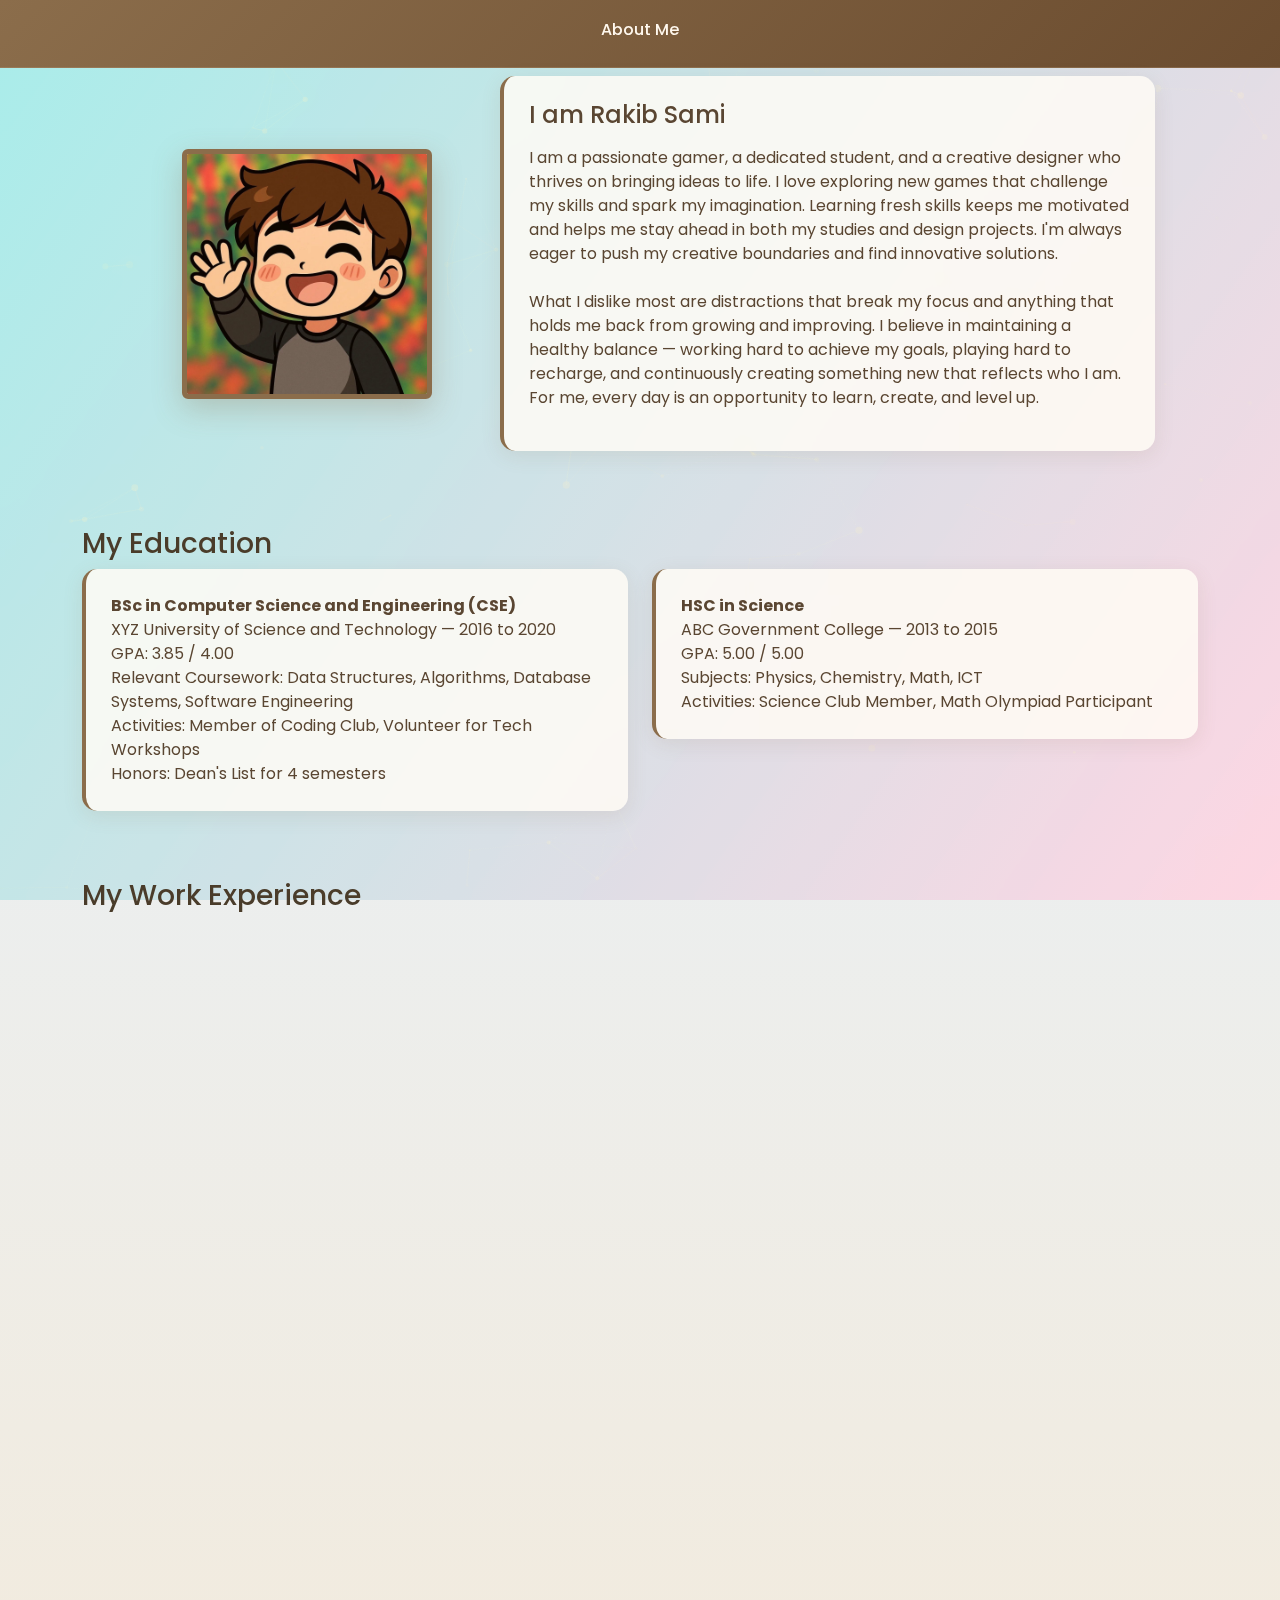
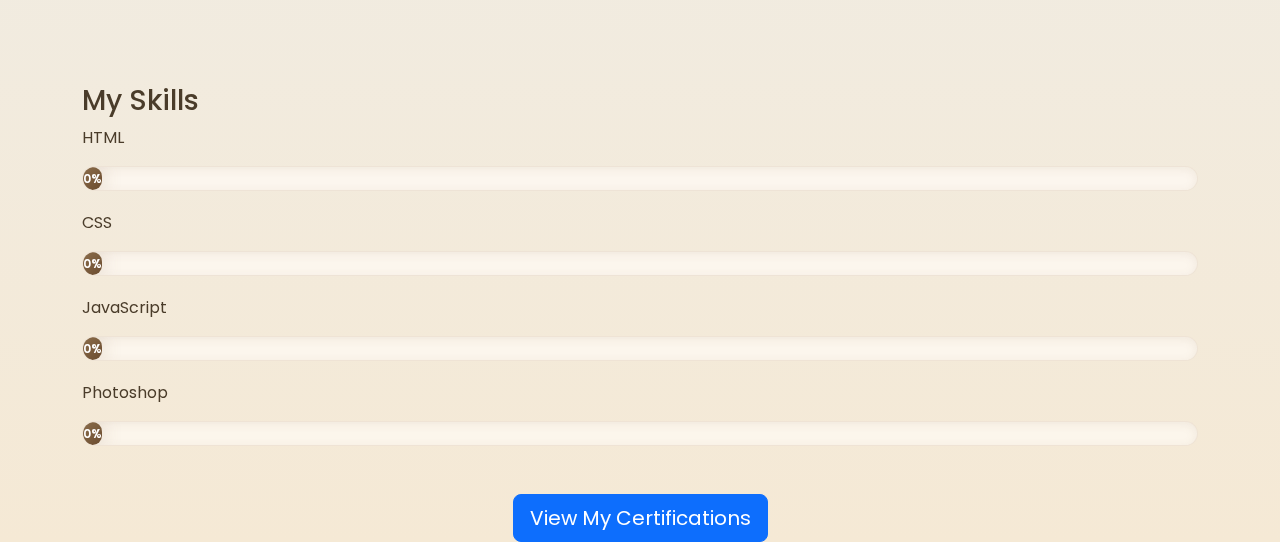
<file: about.html>
<!DOCTYPE html>
<html lang="en">
<head>
  <meta charset="UTF-8" />
  <meta name="viewport" content="width=device-width, initial-scale=1" />
  <title> About Me - Rakib Sami </title>

  <!-- Bootstrap CSS -->
  <link href="https://cdn.jsdelivr.net/npm/bootstrap@5.3.0/dist/css/bootstrap.min.css" rel="stylesheet" />

  <!-- FontAwesome -->
  <link href="https://cdnjs.cloudflare.com/ajax/libs/font-awesome/6.4.0/css/all.min.css" rel="stylesheet" />

  <!-- Google Fonts -->
  <link href="https://fonts.googleapis.com/css2?family=Poppins:wght@300;400;500;600;700&display=swap" rel="stylesheet">

  <!-- Custom CSS -->
  <link rel="stylesheet" href="style.css" />

</head>
<body>

<!-- Animated Background Canvas -->
<canvas id="bgCanvas"></canvas>

<!-- Blur Overlay -->
<div class="blur-overlay"></div>



<!-- Header -->
<div class="box-head container-fluid">
  <h6>About Me</h6>
</div>

<!-- About Section -->
<section class="container mb-5">
  <div class="row justify-content-center align-items-center g-4 p-2">
    <div class="col-md-4 text-center">
      <img src="sami.jpg" alt="Rakib Sami" class="sami-image img-fluid rounded" />
    </div>
    <div class="col-md-7 sami1234">
      <h4 class="mb-3">I am Rakib Sami</h4>
      <p>
        I am a passionate gamer, a dedicated student, and a creative designer who thrives on bringing ideas to life. I love exploring new games that challenge my skills and spark my imagination. Learning fresh skills keeps me motivated and helps me stay ahead in both my studies and design projects. I'm always eager to push my creative boundaries and find innovative solutions.
        <br /><br />
        What I dislike most are distractions that break my focus and anything that holds me back from growing and improving. I believe in maintaining a healthy balance — working hard to achieve my goals, playing hard to recharge, and continuously creating something new that reflects who I am. For me, every day is an opportunity to learn, create, and level up.
      </p>
    </div>
  </div>
</section>


<!-- Education Section -->
<section class="container mb-5">
  <h3>My Education</h3>
  <div class="row">
    <div class="col-md-6">
      <div class="sami1234">
        <b>BSc in Computer Science and Engineering (CSE)</b><br />
        XYZ University of Science and Technology — 2016 to 2020<br />
        GPA: 3.85 / 4.00<br />
        Relevant Coursework: Data Structures, Algorithms, Database Systems, Software Engineering<br />
        Activities: Member of Coding Club, Volunteer for Tech Workshops<br />
        Honors: Dean's List for 4 semesters
      </div>
    </div>
    <div class="col-md-6">
      <div class="sami1234">
        <b>HSC in Science</b><br />
        ABC Government College — 2013 to 2015<br />
        GPA: 5.00 / 5.00<br />
        Subjects: Physics, Chemistry, Math, ICT<br />
        Activities: Science Club Member, Math Olympiad Participant
      </div>
    </div>
  </div>
</section>

<!-- Work Experience Section -->
<section class="container mb-5">
  <h3>My Work Experience</h3>
  <div class="row">
    <div class="col-md-6">
      <div class="sami1234">
        <b>Junior Web Developer</b><br />
        TechVerse Solutions<br />
        Jan 2022 – Present<br />
        <ul>
          <li>Built and maintained responsive websites using HTML, CSS, Bootstrap, and JavaScript.</li>
          <li>Integrated REST APIs and worked with backend teams to ensure seamless data flow.</li>
          <li>Collaborated with designers and QA for agile delivery of projects.</li>
          <li>Used Git for version control and participated in code reviews.</li>
        </ul>
      </div>
    </div>
    <div class="col-md-6">
      <div class="sami1234">
        <b>UI/UX Designer (Intern)</b><br />
        PixelLab Design Studio<br />
        Jun 2021 – Dec 2021<br />
        <ul>
          <li>Created wireframes, prototypes, and UI mockups for client projects using Figma.</li>
          <li>Worked with developers to implement pixel-perfect designs.</li>
          <li>Redesigned existing user interfaces to improve usability and aesthetics.</li>
          <li>Participated in client meetings and gave design presentations.</li>
        </ul>
      </div>
    </div>
    <div class="col-md-6 mt-3">
      <div class="sami1234">
        <b>Freelance Graphic Designer</b><br />
        Self-Employed (Online Platforms)<br />
        2020 – 2022<br />
        <ul>
          <li>Designed logos, social media posts, and promotional materials for 50+ clients.</li>
          <li>Worked on platforms like Fiverr and Upwork with 4.9★ average rating.</li>
          <li>Used Adobe Photoshop, Illustrator, and Canva for creative work.</li>
          <li>Delivered projects under tight deadlines with consistent quality.</li>
        </ul>
      </div>
    </div>
  </div>
</section>

<!-- Skills Section -->
<section class="container mb-5">
  <h3>My Skills</h3>

  <p>HTML</p>
  <div class="progress">
    <div class="progress-bar bg-success" data-target="95">0%</div>
  </div>

  <p>CSS</p>
  <div class="progress">
    <div class="progress-bar bg-info" data-target="85">0%</div>
  </div>

  <p>JavaScript</p>
  <div class="progress">
    <div class="progress-bar bg-warning" data-target="70">0%</div>
  </div>

  <p>Photoshop</p>
  <div class="progress">
    <div class="progress-bar bg-danger" data-target="80">0%</div>
  </div>
</section>

<!-- Button trigger modal -->
<div class="text-center">
  <button
    type="button"
    class="btn btn-primary btn-lg"
    data-bs-toggle="modal"
    data-bs-target="#certificationsModal"
  >
    View My Certifications
  </button>
</div>

<!-- Modal -->
<div
  class="modal fade"
  id="certificationsModal"
  tabindex="-1"
  aria-labelledby="certificationsModalLabel"
  aria-hidden="true"
>
  <div class="modal-dialog modal-dialog-centered">
    <div class="modal-content">
      <div class="modal-header">
        <h5 class="modal-title" id="certificationsModalLabel">My Certifications</h5>
        <button
          type="button"
          class="btn-close"
          data-bs-dismiss="modal"
          aria-label="Close"
        ></button>
      </div>
      <div class="modal-body p-4 ">
        <b>About My Certifications</b> <br /><br />
        I have earned several professional certifications that validate my
        skills and commitment to continuous learning. These include
        industry-recognized certificates in web development, graphic design,
        and programming. Each certification represents my dedication to
        mastering new tools and technologies, enhancing my expertise, and
        staying updated with the latest trends. These credentials empower me
        to deliver high-quality work and contribute effectively to any
        project I take on.
      </div>
      <div class="modal-footer">
        <button
          type="button"
          class="btn btn-primary"
          data-bs-dismiss="modal"
        >
          Close
        </button>
      </div>
    </div>
  </div>
</div>


<!-- Bootstrap JS and Custom Script -->
<script src="https://cdn.jsdelivr.net/npm/bootstrap@5.3.0/dist/js/bootstrap.bundle.min.js"></script>
<script src="script.js"></script>

</body>
</html>
</file>
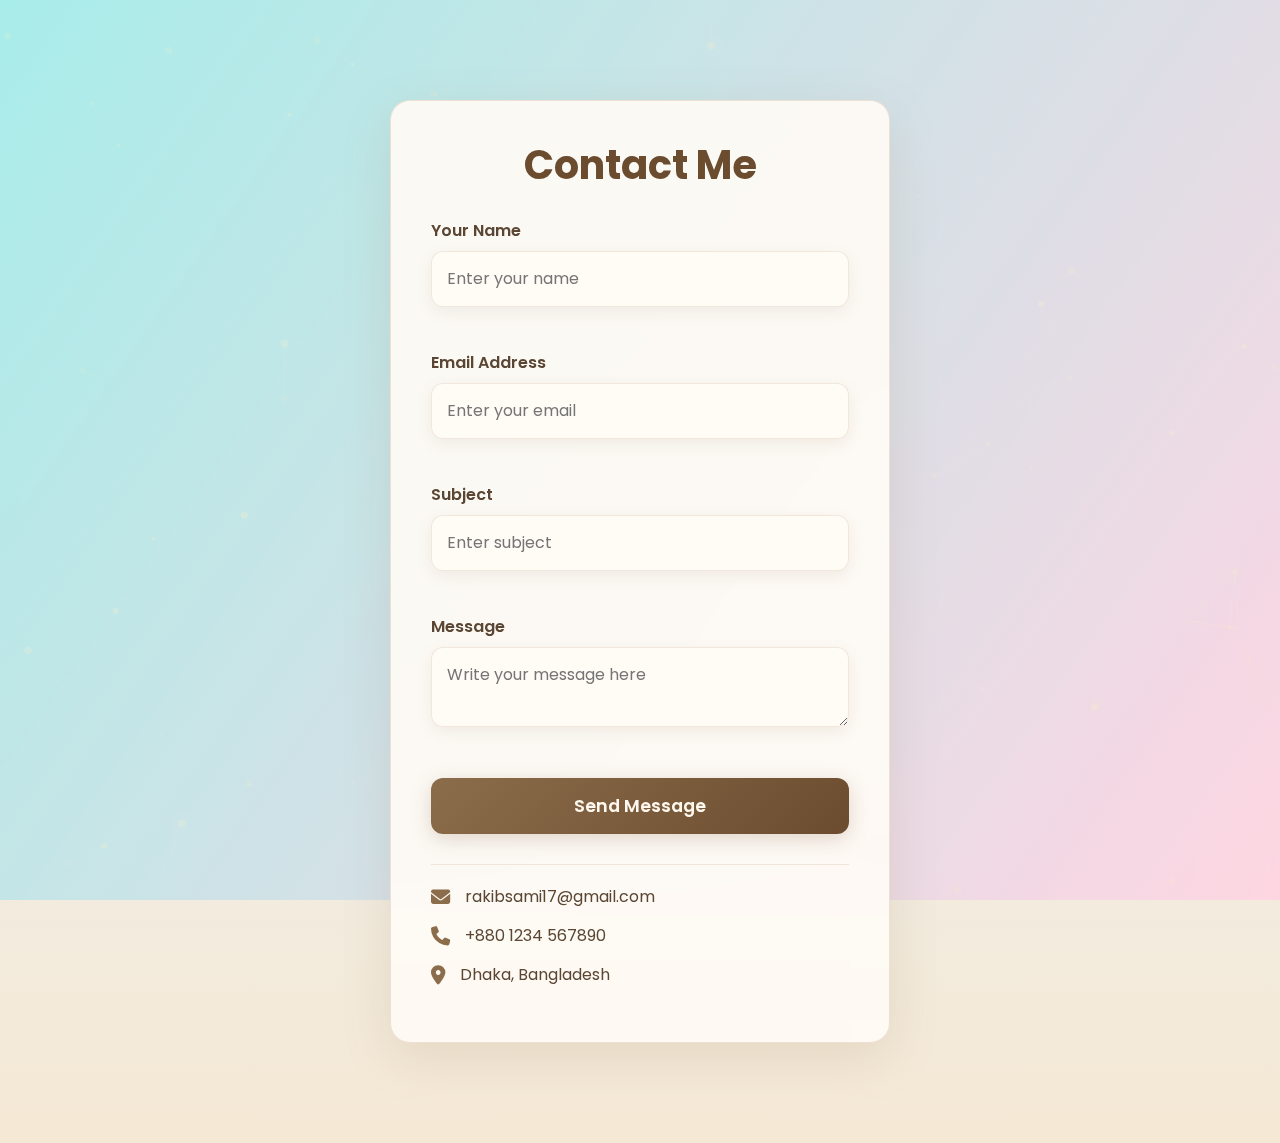
<file: contact.html>
<!DOCTYPE html>
<html lang="en">
<head>
  <meta charset="UTF-8" />
  <meta name="viewport" content="width=device-width, initial-scale=1" />
  <title> Contact Me </title>

  <!-- Bootstrap CSS -->
  <link href="https://cdn.jsdelivr.net/npm/bootstrap@5.3.0/dist/css/bootstrap.min.css" rel="stylesheet" />

  <!-- FontAwesome -->
  <link href="https://cdnjs.cloudflare.com/ajax/libs/font-awesome/6.4.0/css/all.min.css" rel="stylesheet" />

  <!-- Google Fonts -->
  <link href="https://fonts.googleapis.com/css2?family=Poppins:wght@300;400;500;600;700&display=swap" rel="stylesheet">

  <!-- Custom CSS -->
  <link rel="stylesheet" href="style.css" />

</head>
<body>

<!-- Animated Background Canvas -->
<canvas id="bgCanvas"></canvas>

<!-- Blur Overlay -->
<div class="blur-overlay"></div>

<!-- Top Bar -->


<!-- Contact Container -->
<div class="contact-container">
  <h2>Contact Me</h2>
  <form id="contactForm">
    <div class="mb-4">
      <label for="name">Your Name</label>
      <input id="name" type="text" placeholder="Enter your name" required />
    </div>
    <div class="mb-4">
      <label for="email">Email Address</label>
      <input id="email" type="email" placeholder="Enter your email" required />
    </div>
    <div class="mb-4">
      <label for="subject">Subject</label>
      <input id="subject" type="text" placeholder="Enter subject" required />
    </div>
    <div class="mb-4">
      <label for="message">Message</label>
      <textarea id="message" placeholder="Write your message here" required></textarea>
    </div>
    <button type="submit">Send Message</button>
  </form>
  
  <!-- Contact Info -->
  <div class="contact-info">
    <div class="info-item">
      <i class="fa-solid fa-envelope"></i>
      <span>rakibsami17@gmail.com</span>
    </div>
    <div class="info-item">
      <i class="fa-solid fa-phone"></i>
      <span>+880 1234 567890</span>
    </div>
    <div class="info-item">
      <i class="fa-solid fa-location-dot"></i>
      <span>Dhaka, Bangladesh</span>
    </div>
  </div>
</div>


<!-- Bootstrap JS and Custom Script -->
<script src="https://cdn.jsdelivr.net/npm/bootstrap@5.3.0/dist/js/bootstrap.bundle.min.js"></script>
<script src="script.js"></script>

</body>
</html>
</file>
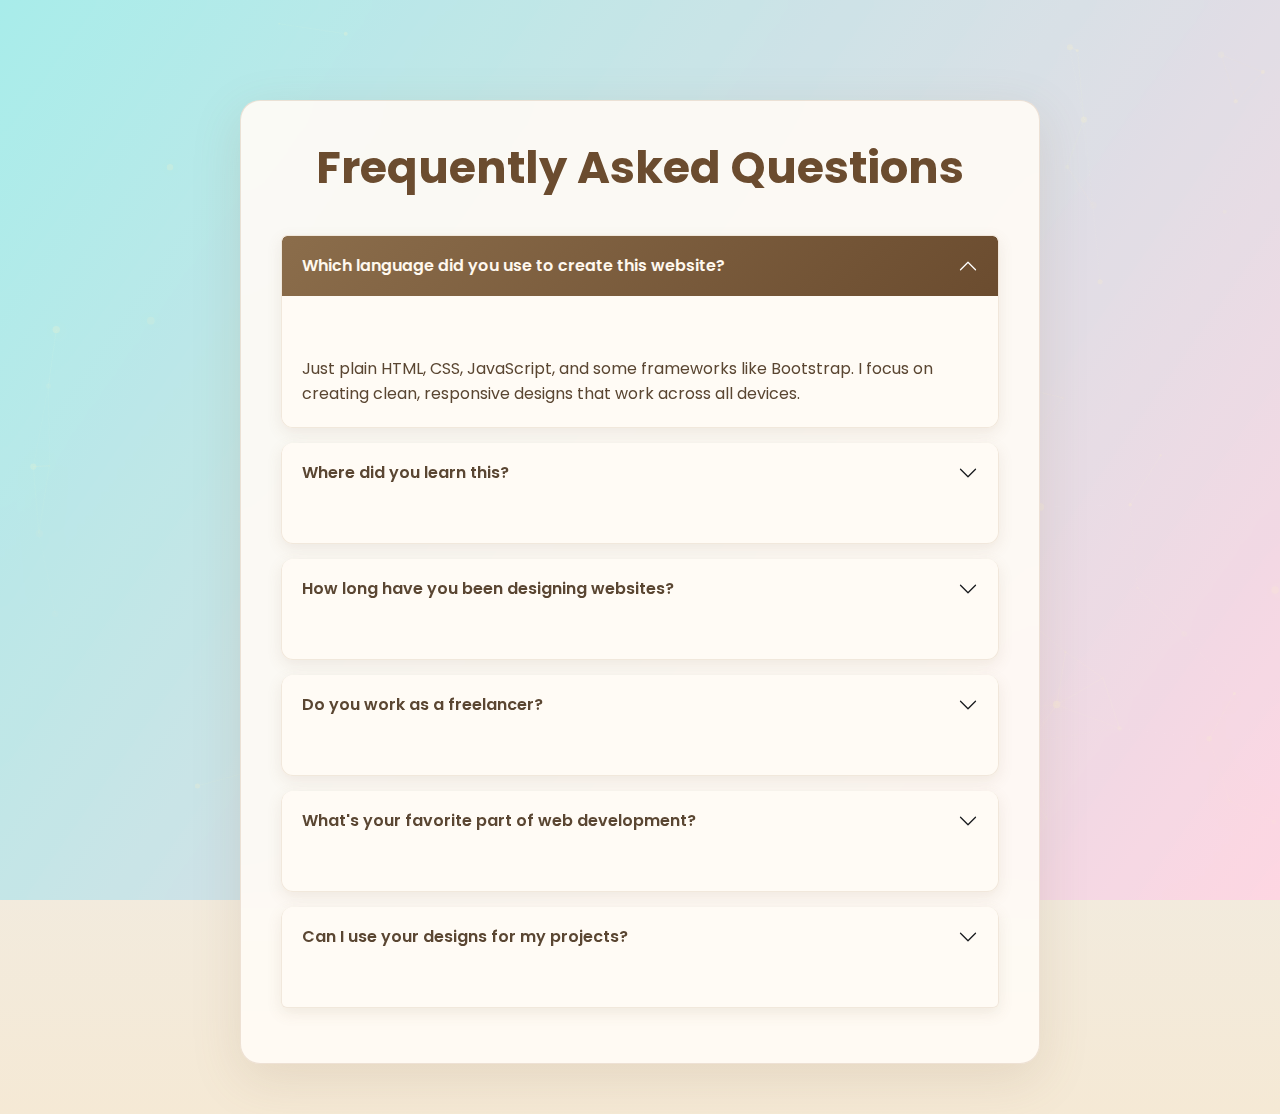
<file: faq.html>
<!DOCTYPE html>
<html lang="en">
<head>
  <meta charset="UTF-8">
  <title>FAQ - Rakib Sami</title>
  
  <!-- Bootstrap CSS -->
  <link href="https://cdn.jsdelivr.net/npm/bootstrap@5.3.0/dist/css/bootstrap.min.css" rel="stylesheet" />
  
  <!-- FontAwesome -->
  <link href="https://cdnjs.cloudflare.com/ajax/libs/font-awesome/6.4.0/css/all.min.css" rel="stylesheet" />
  
  <!-- Google Fonts -->
  <link href="https://fonts.googleapis.com/css2?family=Poppins:wght@300;400;500;600;700&display=swap" rel="stylesheet">
  
  <!-- Custom CSS -->
  <link rel="stylesheet" href="style.css" />
  
</head>
<body>

<!-- Animated Background Canvas -->
<canvas id="bgCanvas"></canvas>

<!-- Blur Overlay -->
<div class="blur-overlay"></div>



<!-- FAQ Container -->
<div class="faq-container">
  <div class="faq-box">
    <h2>Frequently Asked Questions</h2>
    
    <div class="accordion" id="faqAccordion">
      
      <!-- Question 1 -->
      <div class="accordion-item">
        <h2 class="accordion-header" id="faq1">
          <button class="accordion-button" type="button" data-bs-toggle="collapse" data-bs-target="#collapse1" aria-expanded="true">
            Which language did you use to create this website?
          </button>
        </h2>
        <div id="collapse1" class="accordion-collapse collapse show" data-bs-parent="#faqAccordion">
          <div class="accordion-body">
            Just plain HTML, CSS, JavaScript, and some frameworks like Bootstrap. I focus on creating clean, responsive designs that work across all devices.
          </div>
        </div>
      </div>

      <!-- Question 2 -->
      <div class="accordion-item">
        <h2 class="accordion-header" id="faq2">
          <button class="accordion-button collapsed" type="button" data-bs-toggle="collapse" data-bs-target="#collapse2">
            Where did you learn this?
          </button>
        </h2>
        <div id="collapse2" class="accordion-collapse collapse" data-bs-parent="#faqAccordion">
          <div class="accordion-body">
            Mostly from YouTube tutorials and online resources. But I was also admitted to NACTAR for formal training. I believe in continuous learning and always stay updated with the latest web technologies.
          </div>
        </div>
      </div>

      <!-- Question 3 -->
      <div class="accordion-item">
        <h2 class="accordion-header" id="faq3">
          <button class="accordion-button collapsed" type="button" data-bs-toggle="collapse" data-bs-target="#collapse3">
            How long have you been designing websites?
          </button>
        </h2>
        <div id="collapse3" class="accordion-collapse collapse" data-bs-parent="#faqAccordion">
          <div class="accordion-body">
            I've been designing and developing websites for over 3 years. I started with basic HTML/CSS and gradually learned JavaScript, responsive design, and various frameworks.
          </div>
        </div>
      </div>

      <!-- Question 4 -->
      <div class="accordion-item">
        <h2 class="accordion-header" id="faq4">
          <button class="accordion-button collapsed" type="button" data-bs-toggle="collapse" data-bs-target="#collapse4">
            Do you work as a freelancer?
          </button>
        </h2>
        <div id="collapse4" class="accordion-collapse collapse" data-bs-parent="#faqAccordion">
          <div class="accordion-body">
            Yes, I take freelance projects alongside my studies. I've worked with various clients to create websites, logos, and digital content. Feel free to contact me if you have a project in mind!
          </div>
        </div>
      </div>

      <!-- Question 5 -->
      <div class="accordion-item">
        <h2 class="accordion-header" id="faq5">
          <button class="accordion-button collapsed" type="button" data-bs-toggle="collapse" data-bs-target="#collapse5">
            What's your favorite part of web development?
          </button>
        </h2>
        <div id="collapse5" class="accordion-collapse collapse" data-bs-parent="#faqAccordion">
          <div class="accordion-body">
            I love the creative process of turning ideas into functional, beautiful websites. The problem-solving aspect and seeing a project come to life is incredibly satisfying. I particularly enjoy working on front-end design and user experience.
          </div>
        </div>
      </div>

      <!-- Question 6 -->
      <div class="accordion-item">
        <h2 class="accordion-header" id="faq6">
          <button class="accordion-button collapsed" type="button" data-bs-toggle="collapse" data-bs-target="#collapse6">
            Can I use your designs for my projects?
          </button>
        </h2>
        <div id="collapse6" class="accordion-collapse collapse" data-bs-parent="#faqAccordion">
          <div class="accordion-body">
            The designs and code showcased here are part of my personal portfolio. Please contact me for permission before using any elements from this website. I'm usually happy to share knowledge and help others learn!
          </div>
        </div>
      </div>

    </div>
  </div>
</div>



<!-- Bootstrap JS and Custom Script -->
<script src="https://cdn.jsdelivr.net/npm/bootstrap@5.3.0/dist/js/bootstrap.bundle.min.js"></script>
<script src="script.js"></script>

</body>
</html>
</file>
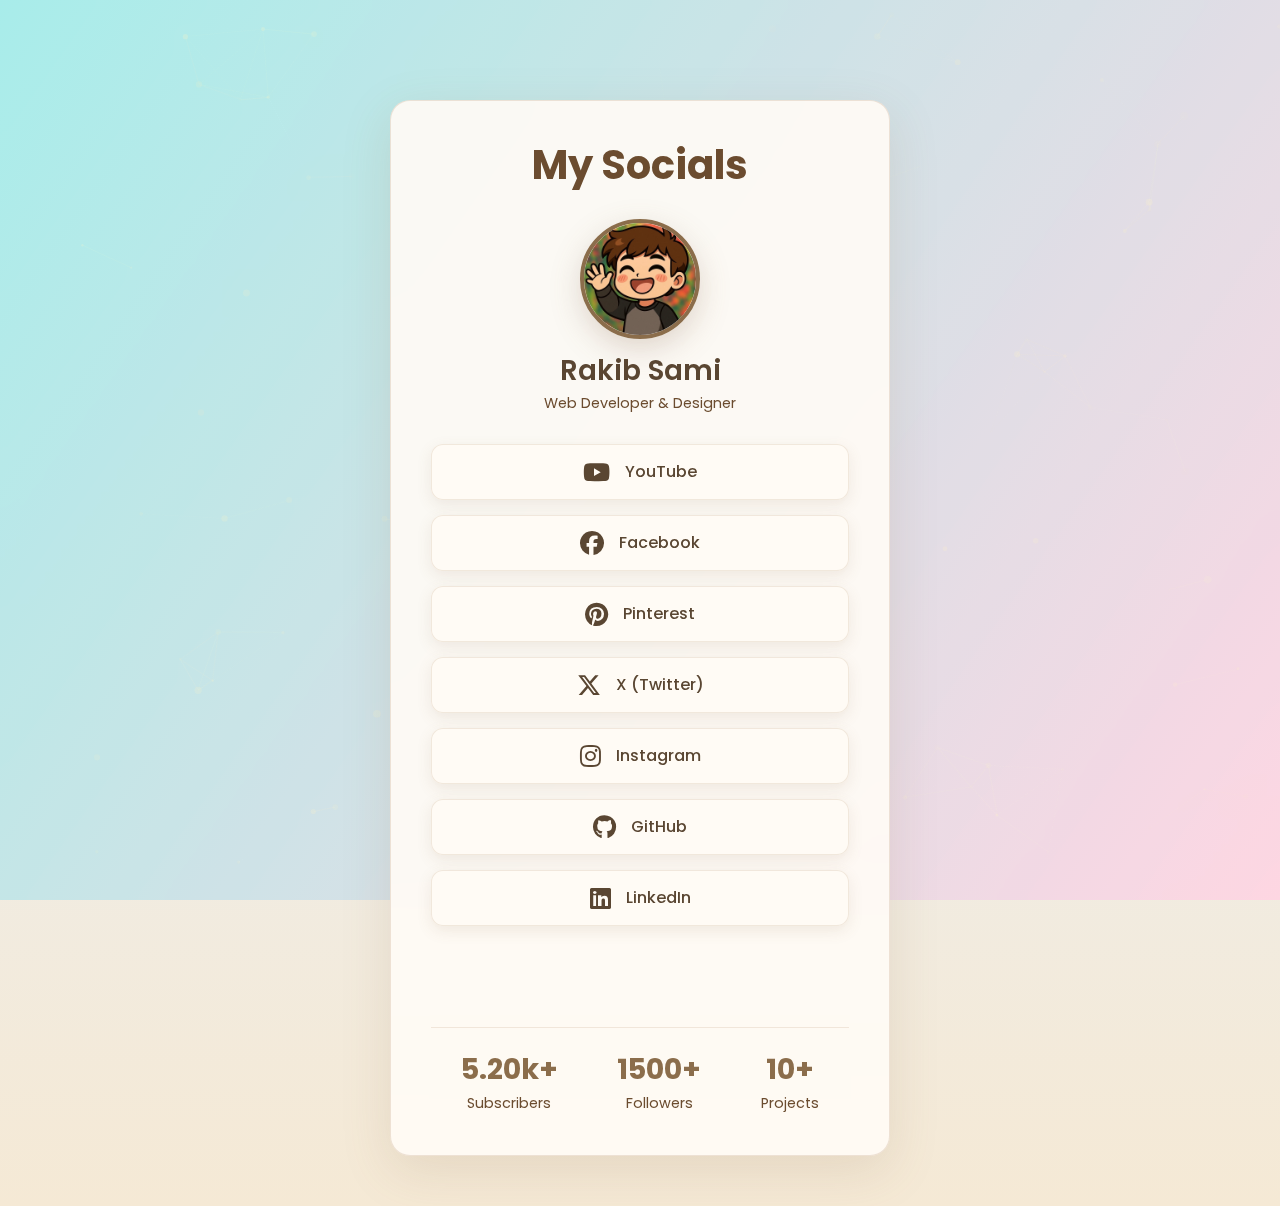
<file: links.html>
<!DOCTYPE html>
<html lang="en">
<head>
  <meta charset="UTF-8" />
  <meta name="viewport" content="width=device-width, initial-scale=1" />
  <title>My Social Links - Rakib Sami</title>

  <!-- Bootstrap CSS -->
  <link href="https://cdn.jsdelivr.net/npm/bootstrap@5.3.0/dist/css/bootstrap.min.css" rel="stylesheet" />

  <!-- FontAwesome -->
  <link href="https://cdnjs.cloudflare.com/ajax/libs/font-awesome/6.4.0/css/all.min.css" rel="stylesheet" />

  <!-- Google Fonts -->
  <link href="https://fonts.googleapis.com/css2?family=Poppins:wght@300;400;500;600;700&display=swap" rel="stylesheet">

  <!-- Custom CSS -->
  <link rel="stylesheet" href="style.css" />

</head>
<body>

<!-- Animated Background Canvas -->
<canvas id="bgCanvas"></canvas>

<!-- Blur Overlay -->
<div class="blur-overlay"></div>



<!-- Links Container -->
<div class="links-container">
  <div class="links-box">
    <h2>My Socials</h2>
    
    <!-- Profile Card -->
    <div class="profile-card">
      <img src="sami.jpg" alt="Rakib Sami" class="profile-img">
      <h3>Rakib Sami</h3>
      <p>Web Developer & Designer</p>
    </div>
    
    <!-- Social Links -->
    <div class="social-links">
      <div class="link-item youtube">
        <a href="https://youtube.com/theultimategamers9" target="_blank">
          <i class="fab fa-youtube"></i>
          <span>YouTube</span>
        </a>
      </div>
      
      <div class="link-item facebook">
        <a href="https://facebook.com/rsgaming.9266" target="_blank">
          <i class="fab fa-facebook"></i>
          <span>Facebook</span>
        </a>
      </div>
      
      <div class="link-item pinterest">
        <a href="https://pinterest.com/rakibsami17" target="_blank">
          <i class="fab fa-pinterest"></i>
          <span>Pinterest</span>
        </a>
      </div>
      
      <div class="link-item twitter">
        <a href="https://x.com/RakibSami1" target="_blank">
          <i class="fab fa-x-twitter"></i>
          <span>X (Twitter)</span>
        </a>
      </div>
      
      <div class="link-item instagram">
        <a href="https://instagram.com/rakibsami17" target="_blank">
          <i class="fab fa-instagram"></i>
          <span>Instagram</span>
        </a>
      </div>
      
      <div class="link-item github">
        <a href="https://github.com/rakibsami" target="_blank">
          <i class="fab fa-github"></i>
          <span>GitHub</span>
        </a>
      </div>
      
      <div class="link-item linkedin">
        <a href="https://linkedin.com/in/rakibsami" target="_blank">
          <i class="fab fa-linkedin"></i>
          <span>LinkedIn</span>
        </a>
      </div>
      
      <div class="link-item discord">
        <a href="https://discord.gg/rakibsami" target="_blank">
          <i class="fab fa-discord"></i>
          <span>Discord</span>
        </a>
      </div>
    </div>
    
    <!-- Stats -->
    <div class="social-stats">
      <div class="stat-item">
        <span class="stat-number">5.20k+</span>
        <span class="stat-label">Subscribers</span>
      </div>
      <div class="stat-item">
        <span class="stat-number">1500+</span>
        <span class="stat-label">Followers</span>
      </div>
      <div class="stat-item">
        <span class="stat-number">10+</span>
        <span class="stat-label">Projects</span>
      </div>
    </div>
  </div>
</div>



<!-- Bootstrap JS and Custom Script -->
<script src="https://cdn.jsdelivr.net/npm/bootstrap@5.3.0/dist/js/bootstrap.bundle.min.js"></script>
<script src="script.js"></script>

</body>
</html>
</file>
<file: style.css>
/* ===== GENERAL STYLES ===== */
* {
    margin: 0;
    padding: 0;
    box-sizing: border-box;
}

body {
    font-family: 'Poppins', sans-serif;
    background: linear-gradient(to bottom, #e6f2ff, #f5e9d5);
    color: #4a3c2a;
    min-height: 100vh;
    transition: all 0.5s ease;
    overflow-x: hidden;
    position: relative;
}

/* ===== ANIMATED BACKGROUND CANVAS ===== */
#bgCanvas {
    position: fixed;
    top: 0;
    left: 0;
    width: 100%;
    height: 100%;
    z-index: -2;
}

.blur-overlay {
    position: fixed;
    top: 0;
    left: 0;
    width: 100%;
    height: 100%;
    backdrop-filter: blur(8px);
    z-index: -1;
    opacity: 0.2;
}

/* ===== TOP BAR ===== */
.top-bar {
    display: flex;
    gap: 18px;
    align-items: center;
    padding: 15px 30px;
    background: rgba(255, 249, 242, 0.9);
    backdrop-filter: blur(10px);
    position: fixed;
    top: 0;
    left: 0;
    right: 0;
    z-index: 1000;
    box-shadow: 0 2px 20px rgba(139, 109, 76, 0.15);
    transition: all 0.5s ease;
    border-bottom: 1px solid rgba(187, 153, 119, 0.3);
}

.top-bar i, .home-btn {
    font-size: 1.5rem;
    color: #8b6d4b;
    cursor: pointer;
    transition: all 0.3s ease;
}

.home-btn {
    text-decoration: none;
    display: flex;
    align-items: center;
}

.top-bar i:hover, .home-btn:hover {
    color: #d35400;
    transform: scale(1.1);
}

/* ===== MAIN CONTENT ===== */
/* ===== MAIN CONTENT ===== */
.main-content {
    position: relative; /* star ke relative reference dibe */
    display: flex;
    flex-direction: column;
    align-items: center;
    justify-content: center;
    min-height: 100vh;
    padding: 80px 20px 20px;
}

/* ===== STAR ICON ===== */
#starIcon {
    position: absolute;
    top: -25px;     /* mainBox er uporte distance */
    left: -25px;    /* mainBox er left edge er uporte */
    width: 50px;    /* star size */
    height: 50px;
    z-index: 10;
    transition: all 0.5s ease;
}

/* ===== BOX STYLES ===== */
.box {
    background: rgba(255, 251, 245, 0.92);
    backdrop-filter: blur(15px);
    border-radius: 20px;
    padding: 0;
    width: 90%;
    max-width: 900px;
    box-shadow: 0 10px 40px rgba(139, 109, 76, 0.18);
    overflow: hidden;
    transition: all 0.5s ease;
    margin: 20px auto;
    border: 1px solid rgba(187, 153, 119, 0.2);
}

.box-head {
    background: linear-gradient(135deg, #8b6d4b, #6b4c2f);
    color: #fff8ee;
    padding: 20px;
    text-align: center;
    font-size: 1.8rem;
    font-weight: 600;
    transition: all 0.5s ease;
    border-bottom: 1px solid rgba(187, 153, 119, 0.3);
}

.box-body {
    padding: 40px;
}

/* ===== TYPOGRAPHY ===== */
.main-title {
    font-size: 4rem;
    font-weight: 700;
    margin: 30px 0;
    background: linear-gradient(135deg, #8b6d4b, #6b4c2f);
    -webkit-background-clip: text;
    -webkit-text-fill-color: transparent;
    animation: titleGlow 3s ease-in-out infinite alternate;
    text-shadow: 2px 2px 4px rgba(139, 109, 76, 0.2);
}

@keyframes titleGlow {
    0% { text-shadow: 0 0 20px rgba(139, 109, 76, 0.3); }
    100% { text-shadow: 0 0 30px rgba(219, 164, 110, 0.6); }
}

.highlight {
    color: #d35400;
    font-weight: 700;
    transition: all 0.5s ease;
}

/* ===== ROLES ===== */
.roles {
    display: flex;
    justify-content: center;
    gap: 20px;
    flex-wrap: wrap;
    margin: 30px 0 50px;
}

.roles span {
    background: linear-gradient(135deg, #8b6d4b, #6b4c2f);
    color: #fff8ee;
    padding: 12px 25px;
    border-radius: 30px;
    font-weight: 500;
    box-shadow: 0 5px 20px rgba(139, 109, 76, 0.25);
    transition: all 0.3s ease;
    cursor: default;
    animation: float 6s ease-in-out infinite;
    border: 1px solid rgba(187, 153, 119, 0.3);
}

.roles span:nth-child(2) { animation-delay: 2s; }
.roles span:nth-child(3) { animation-delay: 4s; }

@keyframes float {
    0%, 100% { transform: translateY(0px); }
    50% { transform: translateY(-10px); }
}

.roles span:hover {
    transform: translateY(-5px) scale(1.05);
    box-shadow: 0 8px 25px rgba(139, 109, 76, 0.4);
    background: linear-gradient(135deg, #9c7d59, #7c5c3f);
}

/* ===== MENU ICONS ===== */
.menu-icons {
    display: flex;
    justify-content: center;
    gap: 40px;
    flex-wrap: wrap;
}

.icon-item {
    text-align: center;
    transition: all 0.3s ease;
    animation: fadeInUp 1s ease-out;
}

.icon-item:nth-child(2) { animation-delay: 0.2s; }
.icon-item:nth-child(3) { animation-delay: 0.4s; }
.icon-item:nth-child(4) { animation-delay: 0.6s; }
.icon-item:nth-child(5) { animation-delay: 0.8s; }

@keyframes fadeInUp {
    from {
        opacity: 0;
        transform: translateY(30px);
    }
    to {
        opacity: 1;
        transform: translateY(0);
    }
}

.menu-icons i {
    font-size: 3rem;
    color: #8b6d4b;
    background: #fff8ee;
    padding: 20px;
    border-radius: 50%;
    box-shadow: 0 5px 20px rgba(139, 109, 76, 0.2);
    transition: all 0.3s ease;
    cursor: pointer;
    border: 1px solid rgba(187, 153, 119, 0.2);
}

.menu-icons i:hover {
    color: #fff8ee;
    background: linear-gradient(135deg, #8b6d4b, #6b4c2f);
    transform: translateY(-5px) scale(1.1);
    box-shadow: 0 10px 30px rgba(139, 109, 76, 0.35);
}

.icon-label {
    margin-top: 10px;
    font-weight: 500;
    color: #6b4c2f;
    transition: all 0.3s ease;
}

.icon-item:hover .icon-label {
    color: #d35400;
    transform: translateY(2px);
}

/* ===== HOVER STAR ===== */
.hover-star {
    width: 80px;
    height: 80px;
    cursor: pointer;
    transition: all 0.5s ease;
    animation: spin 20s linear infinite;
    filter: drop-shadow(0 0 5px rgba(219, 164, 110, 0.5));
}

@keyframes spin {
    0% { transform: rotate(0deg); }
    100% { transform: rotate(360deg); }
}

.hover-star:hover {
    transform: scale(1.5) rotate(180deg);
    filter: drop-shadow(0 0 20px #ffbb44);
}

/* ===== ABOUT PAGE STYLES ===== */
.sami-image {
    width: 250px;
    height: 250px;  /* height width er equal */
    border-radius: 50%;
    object-fit: cover;
    border: 5px solid #8b6d4b;
    box-shadow: 0 10px 30px rgba(139, 109, 76, 0.3);
    transition: all 0.5s ease;
    animation: float 4s ease-in-out infinite;
    margin-right: 10px; /* text er sathe gap thakbe */
}

.sami-image:hover {
    transform: scale(1.05);
    box-shadow: 0 15px 40px rgba(139, 109, 76, 0.4);
    border-color: #d35400;
}

.sami1234 {
    background: rgba(255, 251, 245, 0.85);
    backdrop-filter: blur(10px);
    padding: 25px;
    border-radius: 15px;
    margin-bottom: 20px;
    box-shadow: 0 5px 20px rgba(139, 109, 76, 0.12);
    transition: all 0.3s ease;
    border-left: 4px solid #8b6d4b;
    color: #5a4632;
}

.sami1234:hover {
    transform: translateY(-5px);
    box-shadow: 0 10px 30px rgba(139, 109, 76, 0.18);
    border-left-color: #d35400;
}

/* ===== PROGRESS BARS ===== */
.progress {
    height: 25px;
    border-radius: 15px;
    background: rgba(255, 251, 245, 0.7);
    backdrop-filter: blur(10px);
    margin-bottom: 20px;
    overflow: hidden;
    box-shadow: inset 0 2px 10px rgba(139, 109, 76, 0.1);
    border: 1px solid rgba(187, 153, 119, 0.2);
}

.progress-bar {
    border-radius: 15px;
    font-weight: 600;
    text-align: center;
    line-height: 25px;
    transition: width 2s ease-in-out;
    box-shadow: 0 0 20px rgba(139, 109, 76, 0.25);
    background: linear-gradient(135deg, #8b6d4b, #6b4c2f);
}

/* ===== CONTACT PAGE STYLES ===== */
.contact-container {
    background: rgba(255, 251, 245, 0.92);
    backdrop-filter: blur(20px);
    padding: 40px;
    border-radius: 20px;
    box-shadow: 0 15px 50px rgba(139, 109, 76, 0.15);
    max-width: 500px;
    width: 90%;
    margin: 100px auto;
    border: 1px solid rgba(187, 153, 119, 0.25);
}

.contact-container h2 {
    text-align: center;
    margin-bottom: 30px;
    color: #6b4c2f;
    font-weight: 700;
    font-size: 2.5rem;
}

.contact-container label {
    font-weight: 600;
    color: #5a4632;
    margin-bottom: 8px;
    display: block;
}

.contact-container input,
.contact-container textarea {
    width: 100%;
    padding: 15px;
    border: none;
    border-radius: 12px;
    background: rgba(255, 251, 245, 0.9);
    backdrop-filter: blur(10px);
    margin-bottom: 20px;
    font-size: 1rem;
    transition: all 0.3s ease;
    box-shadow: 0 5px 15px rgba(139, 109, 76, 0.1);
    border: 1px solid rgba(187, 153, 119, 0.2);
    color: #5a4632;
}

.contact-container input:focus,
.contact-container textarea:focus {
    outline: none;
    box-shadow: 0 5px 20px rgba(139, 109, 76, 0.25);
    transform: translateY(-2px);
    border-color: #8b6d4b;
}

.contact-container button {
    width: 100%;
    padding: 15px;
    border: none;
    border-radius: 12px;
    background: linear-gradient(135deg, #8b6d4b, #6b4c2f);
    color: #fff8ee;
    font-weight: 600;
    font-size: 1.1rem;
    cursor: pointer;
    transition: all 0.3s ease;
    box-shadow: 0 5px 20px rgba(139, 109, 76, 0.25);
}

.contact-container button:hover {
    transform: translateY(-3px);
    box-shadow: 0 10px 30px rgba(139, 109, 76, 0.4);
    background: linear-gradient(135deg, #9c7d59, #7c5c3f);
}

.contact-info {
    margin-top: 30px;
    padding-top: 20px;
    border-top: 1px solid rgba(187, 153, 119, 0.2);
}

.info-item {
    display: flex;
    align-items: center;
    margin-bottom: 15px;
    color: #5a4632;
}

.info-item i {
    margin-right: 15px;
    color: #8b6d4b;
    font-size: 1.2rem;
}

/* ===== FAQ PAGE STYLES ===== */
.faq-container {
    padding: 100px 20px 50px;
    min-height: 100vh;
    display: flex;
    justify-content: center;
    align-items: flex-start;
}

.faq-box {
    background: rgba(255, 251, 245, 0.92);
    backdrop-filter: blur(20px);
    padding: 40px;
    border-radius: 20px;
    box-shadow: 0 15px 50px rgba(139, 109, 76, 0.15);
    max-width: 800px;
    width: 90%;
    border: 1px solid rgba(187, 153, 119, 0.25);
}

.faq-box h2 {
    text-align: center;
    margin-bottom: 40px;
    color: #6b4c2f;
    font-weight: 700;
    font-size: 2.8rem;
}

.accordion-item {
    background: rgba(255, 251, 245, 0.8);
    backdrop-filter: blur(10px);
    border: none;
    border-radius: 12px;
    margin-bottom: 15px;
    box-shadow: 0 5px 15px rgba(139, 109, 76, 0.12);
    overflow: hidden;
    border: 1px solid rgba(187, 153, 119, 0.2);
}

.accordion-button {
    background: rgba(255, 251, 245, 0.9);
    backdrop-filter: blur(10px);
    color: #5a4632;
    font-weight: 600;
    padding: 20px;
    border: none;
    transition: all 0.3s ease;
}

.accordion-button:not(.collapsed) {
    background: linear-gradient(135deg, #8b6d4b, #6b4c2f);
    color: #fff8ee;
    box-shadow: none;
}

.accordion-button::after {
    filter: brightness(0.7);
}

.accordion-button:not(.collapsed)::after {
    filter: brightness(0) invert(1);
}

.accordion-body {
    background: rgba(255, 251, 245, 0.7);
    color: #5a4632;
    line-height: 1.6;
    padding: 20px;
}

/* ===== LINKS PAGE STYLES ===== */
.links-container {
    padding: 100px 20px 50px;
    min-height: 100vh;
    display: flex;
    justify-content: center;
    align-items: flex-start;
}

.links-box {
    background: rgba(255, 251, 245, 0.92);
    backdrop-filter: blur(20px);
    padding: 40px;
    border-radius: 20px;
    box-shadow: 0 15px 50px rgba(139, 109, 76, 0.15);
    max-width: 500px;
    width: 90%;
    border: 1px solid rgba(187, 153, 119, 0.25);
    text-align: center;
}

.links-box h2 {
    margin-bottom: 30px;
    color: #6b4c2f;
    font-weight: 700;
    font-size: 2.5rem;
}

.profile-card {
    margin-bottom: 30px;
}

.profile-img {
    width: 120px;
    height: 120px;
    border-radius: 50%;
    object-fit: cover;
    border: 4px solid #8b6d4b;
    box-shadow: 0 10px 30px rgba(139, 109, 76, 0.25);
    margin-bottom: 15px;
}

.profile-card h3 {
    color: #5a4632;
    font-weight: 600;
    margin-bottom: 5px;
}

.profile-card p {
    color: #6b4c2f;
    font-size: 0.9rem;
}

.social-links {
    margin-bottom: 30px;
}

.link-item {
    margin-bottom: 15px;
    transition: all 0.3s ease;
}

.link-item a {
    display: flex;
    align-items: center;
    justify-content: center;
    padding: 15px;
    background: rgba(255, 251, 245, 0.8);
    backdrop-filter: blur(10px);
    border-radius: 12px;
    text-decoration: none;
    color: #5a4632;
    font-weight: 500;
    transition: all 0.3s ease;
    box-shadow: 0 5px 15px rgba(139, 109, 76, 0.12);
    border: 1px solid rgba(187, 153, 119, 0.2);
}

.link-item a:hover {
    transform: translateY(-3px);
    box-shadow: 0 10px 25px rgba(139, 109, 76, 0.2);
}

.link-item i {
    font-size: 1.5rem;
    margin-right: 15px;
    transition: all 0.3s ease;
}

.link-item:hover i {
    transform: scale(1.2);
}

/* Social platform colors */
.youtube a:hover { background: linear-gradient(135deg, #ff0000, #cc0000); color: white; }
.facebook a:hover { background: linear-gradient(135deg, #3b5998, #2d4373); color: white; }
.pinterest a:hover { background: linear-gradient(135deg, #bd081c, #9c0719); color: white; }
.twitter a:hover { background: linear-gradient(135deg, #1da1f2, #0d8bd9); color: white; }
.instagram a:hover { background: linear-gradient(135deg, #e4405f, #c13584); color: white; }
.github a:hover { background: linear-gradient(135deg, #333, #000); color: white; }
.linkedin a:hover { background: linear-gradient(135deg, #0077b5, #005582); color: white; }
.discord a:hover { background: linear-gradient(135deg, #7289da, #5a6eab); color: white; }

.social-stats {
    display: flex;
    justify-content: space-around;
    margin-top: 30px;
    padding-top: 20px;
    border-top: 1px solid rgba(187, 153, 119, 0.2);
}

.stat-item {
    text-align: center;
}

.stat-number {
    display: block;
    font-size: 1.8rem;
    font-weight: 700;
    color: #8b6d4b;
}

.stat-label {
    font-size: 0.9rem;
    color: #6b4c2f;
}

/* ===== WORK PAGE STYLES ===== */
.work-container {
    padding: 100px 20px 50px;
    min-height: 100vh;
}

.work-header {
    text-align: center;
    margin-bottom: 50px;
}

.work-header h2 {
    font-size: 3rem;
    font-weight: 700;
    margin-bottom: 10px;
    background: linear-gradient(135deg, #8b6d4b, #6b4c2f);
    -webkit-background-clip: text;
    -webkit-text-fill-color: transparent;
}

.work-header p {
    color: #6b4c2f;
    font-size: 1.2rem;
}

.filter-buttons {
    display: flex;
    justify-content: center;
    gap: 15px;
    margin-bottom: 40px;
    flex-wrap: wrap;
}

.filter-btn {
    padding: 12px 25px;
    border: none;
    border-radius: 25px;
    background: rgba(255, 251, 245, 0.8);
    backdrop-filter: blur(10px);
    color: #5a4632;
    font-weight: 500;
    cursor: pointer;
    transition: all 0.3s ease;
    box-shadow: 0 5px 15px rgba(139, 109, 76, 0.12);
    border: 1px solid rgba(187, 153, 119, 0.2);
}

.filter-btn.active,
.filter-btn:hover {
    background: linear-gradient(135deg, #8b6d4b, #6b4c2f);
    color: #fff8ee;
    transform: translateY(-2px);
    box-shadow: 0 10px 25px rgba(139, 109, 76, 0.25);
}

.projects-grid {
    display: grid;
    grid-template-columns: repeat(auto-fit, minmax(300px, 1fr));
    gap: 30px;
    margin-bottom: 50px;
}

.project-card {
    background: rgba(255, 251, 245, 0.85);
    backdrop-filter: blur(15px);
    border-radius: 20px;
    overflow: hidden;
    box-shadow: 0 10px 30px rgba(139, 109, 76, 0.12);
    transition: all 0.3s ease;
    border: 1px solid rgba(187, 153, 119, 0.2);
}

.project-card:hover {
    transform: translateY(-10px);
    box-shadow: 0 20px 50px rgba(139, 109, 76, 0.18);
}

.project-image {
    position: relative;
    overflow: hidden;
    height: 200px;
}

.project-image img {
    width: 100%;
    height: 100%;
    object-fit: cover;
    transition: all 0.5s ease;
}

.project-overlay {
    position: absolute;
    top: 0;
    left: 0;
    right: 0;
    bottom: 0;
    background: rgba(139, 109, 76, 0.85);
    display: flex;
    align-items: center;
    justify-content: center;
    opacity: 0;
    transition: all 0.3s ease;
}

.project-card:hover .project-overlay {
    opacity: 1;
}

.project-card:hover .project-image img {
    transform: scale(1.1);
}

.project-links {
    display: flex;
    gap: 20px;
}

.project-link {
    width: 50px;
    height: 50px;
    background: #fff8ee;
    border-radius: 50%;
    display: flex;
    align-items: center;
    justify-content: center;
    color: #8b6d4b;
    text-decoration: none;
    font-size: 1.2rem;
    transition: all 0.3s ease;
}

.project-link:hover {
    transform: scale(1.2);
    color: #d35400;
}

.project-info {
    padding: 20px;
}

.project-info h3 {
    color: #5a4632;
    font-weight: 600;
    margin-bottom: 10px;
    font-size: 1.3rem;
}

.project-info p {
    color: #6b4c2f;
    line-height: 1.6;
    margin-bottom: 15px;
    font-size: 0.95rem;
}

.project-tags {
    display: flex;
    flex-wrap: wrap;
    gap: 8px;
}

.project-tags span {
    background: rgba(139, 109, 76, 0.15);
    color: #8b6d4b;
    padding: 5px 12px;
    border-radius: 15px;
    font-size: 0.8rem;
    font-weight: 500;
}

.project-note {
    text-align: center;
    color: #8b6d4b;
    font-style: italic;
    margin-top: 40px;
}

/* ===== FOOTER ===== */
.footer {
    background: linear-gradient(135deg, #8b6d4b, #6b4c2f);
    color: #fff8ee;
    text-align: center;
    padding: 40px 20px 20px;
    position: relative;
    overflow: hidden;
    margin-top: auto;
}

.wave-container {
    position: absolute;
    top: -40px;
    width: 100%;
    overflow: hidden;
    height: 80px;
}

.wave {
    width: 200%;
    position: absolute;
    bottom: 0;
    animation: waveAnim 8s linear infinite;
    opacity: 0.6;
}

.wave:nth-child(2) {
    animation-delay: 4s;
    opacity: 0.4;
}

@keyframes waveAnim {
    0% { left: 0; }
    100% { left: -50%; }
}

.frog-container {
    position: relative;
    margin: 20px auto;
    cursor: pointer;
    width: 100px;
}

#frog {
    width: 100px;
    transition: all 0.3s ease;
}

#frog.dance {
    animation: frogDance 2s ease-in-out;
}

@keyframes frogDance {
    0%, 100% { transform: translateY(0) rotate(0); }
    25% { transform: translateY(-20px) rotate(-10deg); }
    50% { transform: translateY(-40px) rotate(10deg); }
    75% { transform: translateY(-20px) rotate(-10deg); }
}

/* ===== MODAL STYLES ===== */
.modal-content {
    background: rgba(255, 251, 245, 0.97);
    backdrop-filter: blur(20px);
    border-radius: 20px;
    border: none;
    box-shadow: 0 20px 60px rgba(139, 109, 76, 0.25);
    border: 1px solid rgba(187, 153, 119, 0.3);
    max-width: 90vw;
    width: 800px;
    margin: 0 auto;
}

.modal-dialog {
    max-width: 800px;
    margin: 1.75rem auto;
}

.modal-header {
    border-bottom: 1px solid rgba(187, 153, 119, 0.3);
    padding: 20px;
}

.modal-title {
    color: #5a4632;
    font-weight: 600;
}

.modal-body {
    padding: 0;
}

#modalIframe {
    width: 100%;
    min-height: 600px;
    border: none;
    border-radius: 0 0 20px 20px;
}

/* ===== DARK THEME ===== */
body.dark {
    background: #121212;
    color: #e0e0e0;
}

body.dark .top-bar {
    background: rgba(30, 30, 30, 0.9);
    color: #e0e0e0;
}

body.dark .top-bar i,
body.dark .home-btn {
    color: #e0e0e0;
}

body.dark .top-bar i:hover,
body.dark .home-btn:hover {
    color: #ff5722;
}

body.dark .box {
    background: rgba(30, 30, 30, 0.9);
    box-shadow: 0 10px 40px rgba(0, 0, 0, 0.4);
}

body.dark .box-head {
    background: linear-gradient(135deg, #333, #555);
}

body.dark .main-title {
    background: linear-gradient(135deg, #ff5722, #ff8a65);
    -webkit-background-clip: text;
    -webkit-text-fill-color: transparent;
}

body.dark .highlight {
    color: #ff8a65;
}

body.dark .roles span {
    background: linear-gradient(135deg, #333, #555);
    box-shadow: 0 5px 20px rgba(0, 0, 0, 0.3);
}

body.dark .menu-icons i {
    background: #333;
    color: #e0e0e0;
    box-shadow: 0 5px 20px rgba(0, 0, 0, 0.3);
}

body.dark .menu-icons i:hover {
    background: linear-gradient(135deg, #ff5722, #ff8a65);
    color: white;
}

body.dark .icon-label {
    color: #bbb;
}

body.dark .sami1234 {
    background: rgba(30, 30, 30, 0.8);
    color: #e0e0e0;
}

body.dark .contact-container,
body.dark .faq-box,
body.dark .links-box {
    background: rgba(30, 30, 30, 0.9);
    color: #e0e0e0;
}

body.dark .contact-container h2,
body.dark .faq-box h2,
body.dark .links-box h2 {
    color: #e0e0e0;
}

body.dark .contact-container input,
body.dark .contact-container textarea {
    background: rgba(40, 40, 40, 0.8);
    color: #e0e0e0;
}

body.dark .accordion-item {
    background: rgba(40, 40, 40, 0.8);
}

body.dark .accordion-button {
    background: rgba(40, 40, 40, 0.8);
    color: #e0e0e0;
}

body.dark .accordion-body {
    background: rgba(50, 50, 50, 0.8);
    color: #e0e0e0;
}

body.dark .project-card {
    background: rgba(40, 40, 40, 0.8);
}

body.dark .project-info h3 {
    color: #e0e0e0;
}

body.dark .project-info p {
    color: #bbb;
}

body.dark .modal-content {
    background: rgba(40, 40, 40, 0.95);
    color: #e0e0e0;
}

body.dark .modal-title {
    color: #e0e0e0;
}

/* ===== COUNTRY ROAD BACKGROUND ANIMATION ===== */
.country-road-bg {
    position: fixed;
    top: 0;
    left: 0;
    width: 100%;
    height: 100%;
    z-index: -3;
    background: linear-gradient(to bottom, #e6f2ff, #f5e9d5);
    overflow: hidden;
}

.road {
    position: absolute;
    bottom: 0;
    width: 100%;
    height: 100px;
    background: linear-gradient(to bottom, #8b6d4b, #6b4c2f);
}

.road::before {
    content: '';
    position: absolute;
    top: 50%;
    left: 0;
    width: 100%;
    height: 4px;
    background: repeating-linear-gradient(
        90deg,
        #fff8ee,
        #fff8ee 20px,
        transparent 20px,
        transparent 40px
    );
    animation: roadMove 2s linear infinite;
}

@keyframes roadMove {
    0% { transform: translateX(0); }
    100% { transform: translateX(-40px); }
}

.hills {
    position: absolute;
    bottom: 100px;
    width: 100%;
    height: 150px;
    background: 
        radial-gradient(ellipse at 20% 100%, #a38b70 25%, transparent 25.5%),
        radial-gradient(ellipse at 50% 100%, #8b6d4b 30%, transparent 30.5%),
        radial-gradient(ellipse at 80% 100%, #a38b70 25%, transparent 25.5%);
    background-size: 200px 150px;
    background-repeat: repeat-x;
}

.sun {
    position: absolute;
    top: 50px;
    right: 100px;
    width: 80px;
    height: 80px;
    background: radial-gradient(circle, #ffbb44, #ff8800);
    border-radius: 50%;
    box-shadow: 0 0 60px #ff8800;
    animation: sunPulse 8s ease-in-out infinite;
}

@keyframes sunPulse {
    0%, 100% { transform: scale(1); box-shadow: 0 0 60px #ff8800; }
    50% { transform: scale(1.1); box-shadow: 0 0 80px #ffbb44; }
}

.cloud {
    position: absolute;
    background: rgba(255, 255, 255, 0.8);
    border-radius: 50%;
    animation: cloudMove 20s linear infinite;
}

.cloud:nth-child(1) {
    top: 80px;
    left: -100px;
    width: 60px;
    height: 30px;
    animation-duration: 25s;
}

.cloud:nth-child(2) {
    top: 120px;
    left: -200px;
    width: 80px;
    height: 40px;
    animation-duration: 30s;
    animation-delay: 5s;
}

.cloud:nth-child(3) {
    top: 60px;
    left: -150px;
    width: 70px;
    height: 35px;
    animation-duration: 35s;
    animation-delay: 10s;
}

@keyframes cloudMove {
    0% { transform: translateX(0); }
    100% { transform: translateX(calc(100vw + 200px)); }
}

/* ===== RESPONSIVE DESIGN ===== */
@media (max-width: 768px) {
    .main-title {
        font-size: 2.5rem;
    }
    
    .roles {
        flex-direction: column;
        align-items: center;
        gap: 15px;
    }
    
    .menu-icons {
        gap: 20px;
    }
    
    .menu-icons i {
        font-size: 2.5rem;
        padding: 15px;
    }
    
    .box-body {
        padding: 20px;
    }
    
    .contact-container,
    .faq-box,
    .links-box {
        padding: 20px;
        margin: 80px auto;
    }
    
    .work-header h2 {
        font-size: 2.2rem;
    }
    
    .filter-buttons {
        gap: 10px;
    }
    
    .filter-btn {
        padding: 10px 20px;
        font-size: 0.9rem;
    }
    
    .projects-grid {
        grid-template-columns: 1fr;
    }
    
    .modal-dialog {
        max-width: 95vw;
        margin: 1rem auto;
    }
    
    #modalIframe {
        min-height: 500px;
    }
    
    .star-container {
        top: 70px;
        right: 10px;
    }
    
    .hover-star {
        width: 60px;
        height: 60px;
    }
}

@media (max-width: 480px) {
    .top-bar {
        padding: 10px 20px;
    }
    
    .top-bar i,
    .home-btn {
        font-size: 1.2rem;
    }
    
    .main-title {
        font-size: 2rem;
    }
    
    .menu-icons {
        gap: 15px;
    }
    
    .menu-icons i {
        font-size: 2rem;
        padding: 12px;
    }
    
    .icon-label {
        font-size: 0.8rem;
    }
    
    .contact-container h2,
    .faq-box h2,
    .links-box h2 {
        font-size: 2rem;
    }
    
    #modalIframe {
        min-height: 400px;
    }
    
    .sun {
        width: 60px;
        height: 60px;
        right: 50px;
    }
}

/* ===== UTILITY CLASSES ===== */
.text-center {
    text-align: center;
}

.mb-4 {
    margin-bottom: 1.5rem;
}

.mt-4 {
    margin-top: 1.5rem;
}

.d-flex {
    display: flex;
}

.justify-content-center {
    justify-content: center;
}

.align-items-center {
    align-items: center;
}

.flex-column {
    flex-direction: column;
}

/* ===== SCROLLBAR STYLING ===== */
::-webkit-scrollbar {
    width: 8px;
}

::-webkit-scrollbar-track {
    background: rgba(255, 251, 245, 0.3);
}

::-webkit-scrollbar-thumb {
    background: linear-gradient(135deg, #8b6d4b, #6b4c2f);
    border-radius: 4px;
}

::-webkit-scrollbar-thumb:hover {
    background: linear-gradient(135deg, #9c7d59, #7c5c3f);
}

body.dark ::-webkit-scrollbar-track {
    background: rgba(30, 30, 30, 0.5);
}

body.dark ::-webkit-scrollbar-thumb {
    background: linear-gradient(135deg, #ff5722, #ff8a65);
}
</file>
